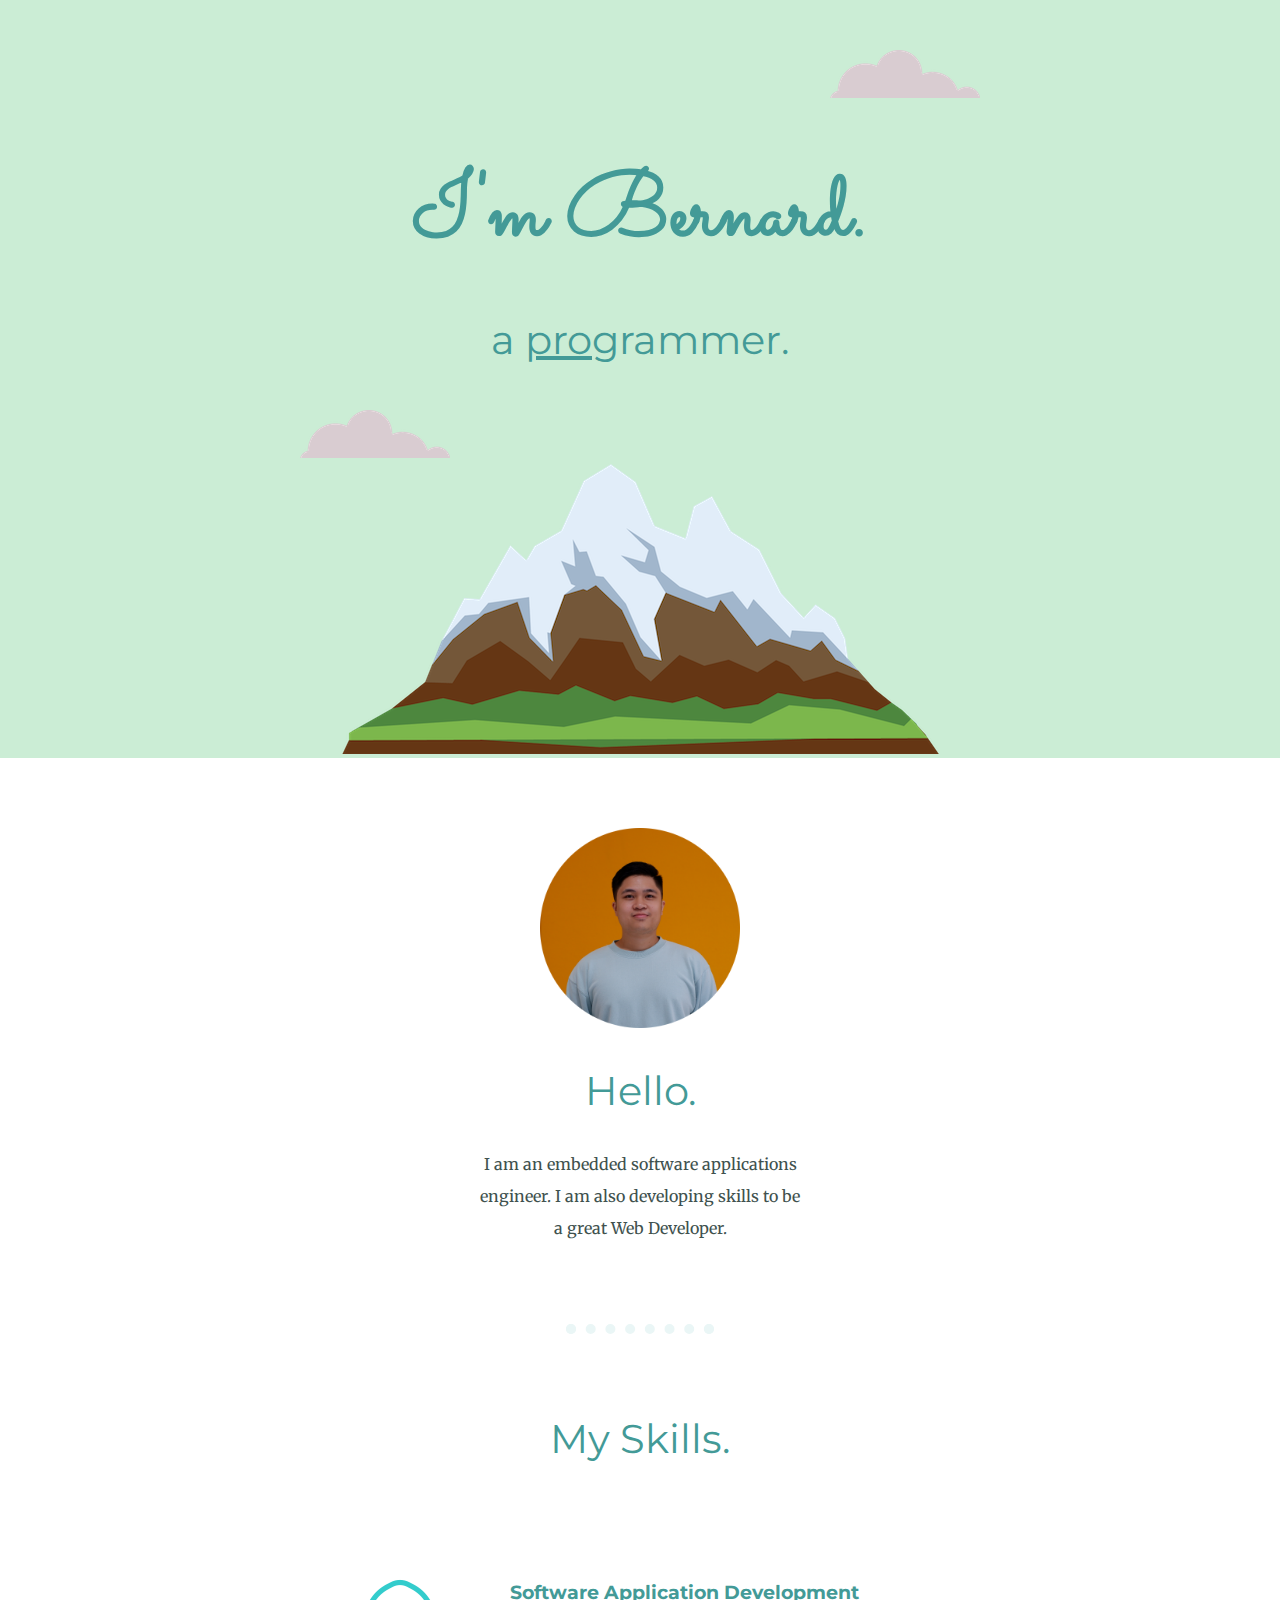
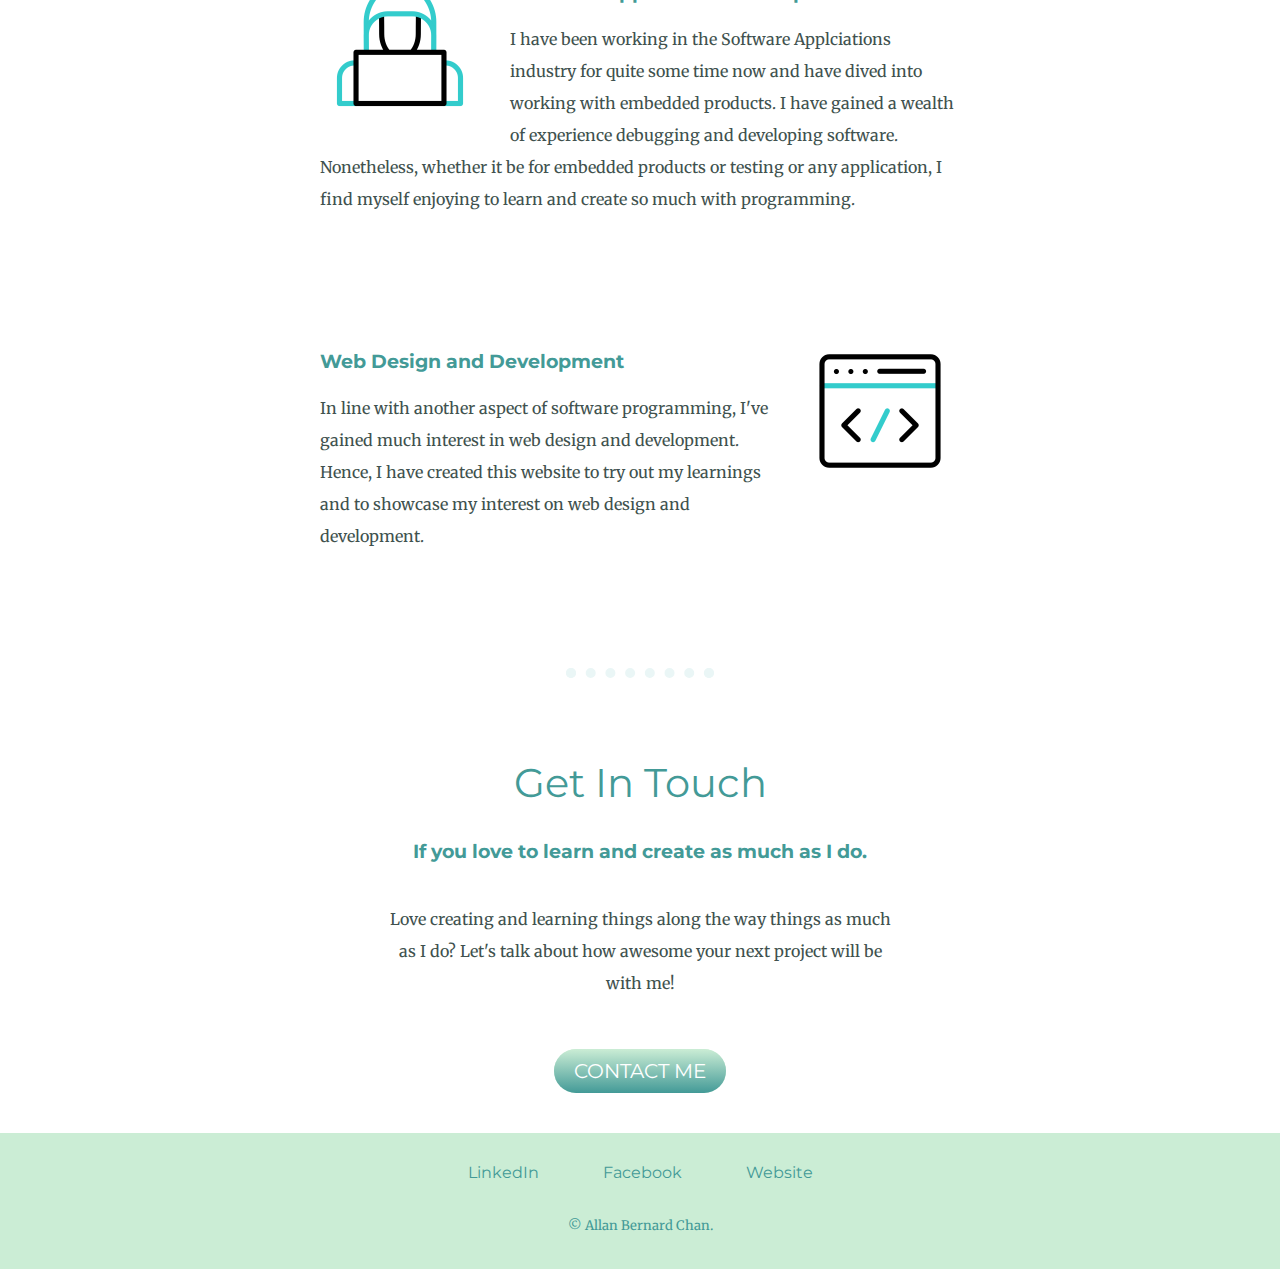
<file: index.html>
<!DOCTYPE html>
<html>

<head>
    <meta charset="UTF-8">
    <title>Allan Bernard Chan</title>
    <link rel="stylesheet" href="css/styles.css">
    <link rel="icon" href="favicon.ico">
    <link rel="preconnect" href="https://fonts.googleapis.com">
    <link rel="preconnect" href="https://fonts.gstatic.com" crossorigin>
    <link href="https://fonts.googleapis.com/css2?family=Merriweather&family=Montserrat&family=Sacramento&display=swap"
        rel="stylesheet">
</head>

<body>

    <div class="top-container">
        <img class="top-cloud" src="images/cloud.png" alt="cloud-img">
        <h1>I'm Bernard.</h1>
        <h2>a <span>pro</span>grammer.</h2>
        <img class="bottom-cloud" src="images/cloud.png" alt="cloud-img">
        <img src="images/mountain.png" alt="mountain-img">
    </div>

    <div class="middle-container">
        <div class="profile">
            <img class="profile-image" src="images/profile-image.png" alt="profile-photo">
            <h2>Hello.</h2>
            <p class="introduction">I am an embedded software applications engineer. I am also developing skills to be a
                great Web Developer.
            </p>
        </div>
        <hr>
        <div class="skills">
            <h2>My Skills.</h2>
            <div class="skill-row">
                <img class="hacker-img" src="images/hacker.gif" alt="hacker-gif">
                <h3>Software Application Development</h3>
                <p>I have been working in the Software Applciations industry for quite some time now and have dived into
                    working with embedded products. I have gained a wealth of experience debugging and developing
                    software. Nonetheless, whether it be for embedded products or testing or any
                    application, I find myself enjoying to learn and create so much with programming.</p>
            </div>
            <div class="skill-row">
                <img class="html-img" src="images/html.gif" alt="html-gif">
                <h3>Web Design and Development</h3>
                <p>In line with another aspect of software programming, I've gained much interest in web design and
                    development. Hence, I have created this website to try out my learnings and to showcase my interest
                    on web design and development.</p>
            </div>
        </div>
        <hr>
        <div class="contact-me">
            <h2>Get In Touch</h2>
            <h3>If you love to learn and create as much as I do.</h3>
            <p class="contact-message">Love creating and learning things along the way things as much as I do? Let's
                talk about how awesome your next project will be with me!</p>
            <a class="btn" href="mailto:name@email.com">CONTACT ME</a>
        </div>
    </div>

    <div class="bottom-container">
        <a class="footer-link" href="https://www.linkedin.com/in/allanbernardchan">LinkedIn</a>
        <a class="footer-link" href="https://www.facebook.com/ABNardChan/">Facebook</a>
        <a class="footer-link" href="https://www.appbrewery.co/">Website</a><br>
        <p class="copyright">© Allan Bernard Chan.</p>
    </div>


</body>

</html>
</file>
<file: css/styles.css>
/* Color palette: https://colorhunt.co/palette/439a9762b6b797dececbedd5 */

body {
    color: #40514E;
    font-family: 'Merriweather', serif;
    margin: 0;
    text-align: center;
}

hr {
    color: #EAF6F6;
    border: dotted 10px;
    border-bottom-width: 0px;
    width: 10%;
    margin: 80px auto;
}

h1 {
    color: #439A97;
    font-family: 'Sacramento', cursive;
    font-size: 5.625rem;
    margin: 50px auto 0 auto;
}

h2 {
    color: #439A97;
    font-family: 'Montserrat', sans-serif;
    font-size: 2.5rem;
    font-weight: normal;
}

h3 {
    color: #439A97;
    font-family: 'Montserrat', sans-serif;
}

p {
    line-height: 2;
}

span {
    text-decoration: underline;
}

.introduction {
    width: 25%;
    margin: 0 auto;
}

.top-container {
    background-color: #CBEDD5;
    position: relative;
    padding-top: 100px;
}

.middle-container {
    padding: 50px 0;
}

.bottom-container {
    background-color: #CBEDD5;
}

.footer-link {
    color: #439A97;
    margin: 30px;
    line-height: 5;
    text-decoration: none;
    font-family: 'Montserrat', sans-serif;
    font-weight: normal;
}

a.footer-link:hover {
    color: white;
}

.copyright {
    font-size: small;
    padding: 0 0 30px 0;
    color: #439A97;
    margin: 0;
}

.skill-row {
    margin: 100px auto;
    text-align: left;
    width: 50%;
    content: "";
    clear: both;
    display: table;
}

.top-cloud {
    position: absolute;
    right: 300px;
    top: 50px;
}

.bottom-cloud {
    position: absolute;
    bottom: 300px;
    left: 300px;
}

.profile-image {
    margin-top: 20px;
    height: 200px;
    width: 200px;
}

.hacker-img {
    width: 25%;
    float: left;
    margin-right: 30px;
}

.html-img {
    width: 25%;
    float: right;
    margin-left: 30px;
    overflow: auto;
}

.contact-message {
    width: 40%;
    margin: 40px auto 60px;
}

.btn {
    background: #CBEDD5;
    background-image: -webkit-linear-gradient(top, #CBEDD5, #439A97);
    background-image: -moz-linear-gradient(top, #CBEDD5, #439A97);
    background-image: -ms-linear-gradient(top, #CBEDD5, #439A97);
    background-image: -o-linear-gradient(top, #CBEDD5, #439A97);
    background-image: linear-gradient(to bottom, #CBEDD5, #439A97);
    -webkit-border-radius: 26;
    -moz-border-radius: 26;
    border-radius: 26px;
    font-family: 'Montserrat', sans-serif;
    color: #ffffff;
    font-size: 20px;
    padding: 10px 20px 10px 20px;
    text-decoration: none;
}

.btn:hover {
    background: #97DECE;
    background-image: -webkit-linear-gradient(top, #97DECE, #62B6B7);
    background-image: -moz-linear-gradient(top, #97DECE, #62B6B7);
    background-image: -ms-linear-gradient(top, #97DECE, #62B6B7);
    background-image: -o-linear-gradient(top, #97DECE, #62B6B7);
    background-image: linear-gradient(to bottom, #97DECE, #62B6B7);
    text-decoration: none;
}
</file>
